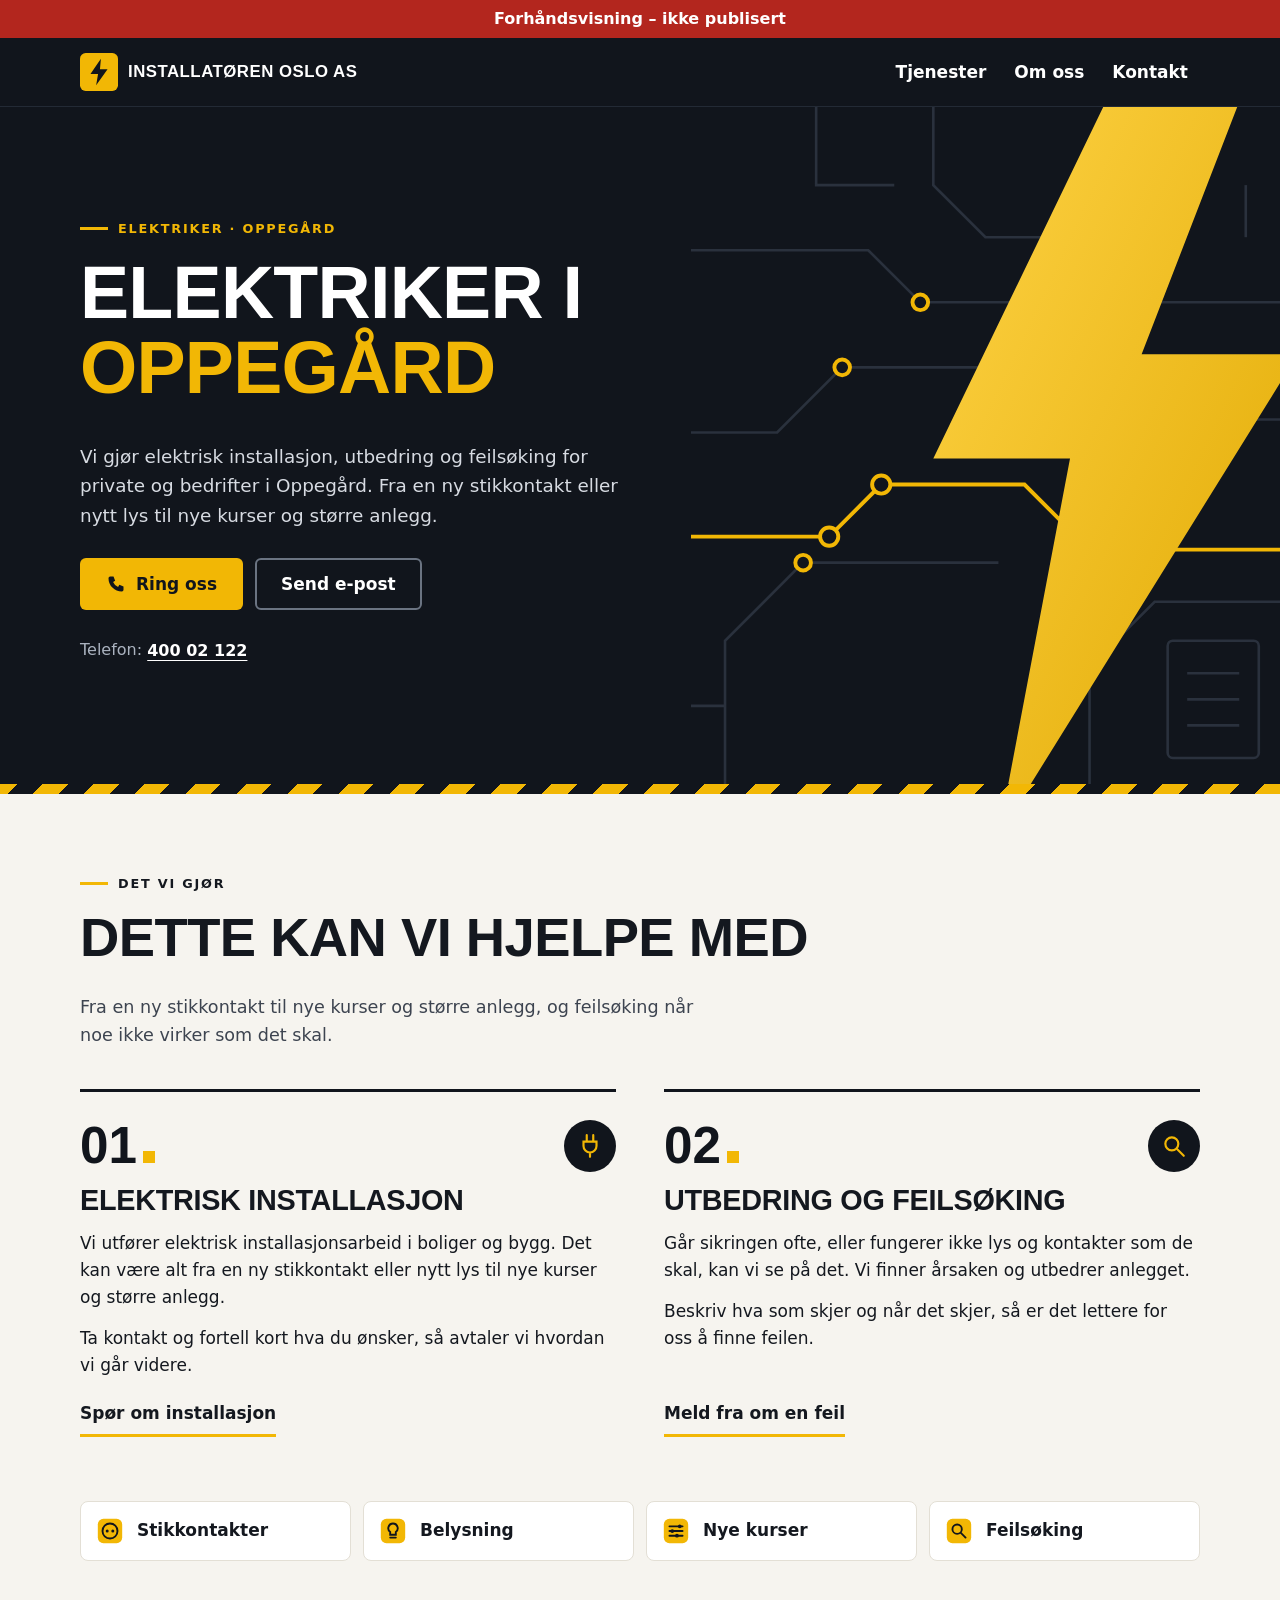
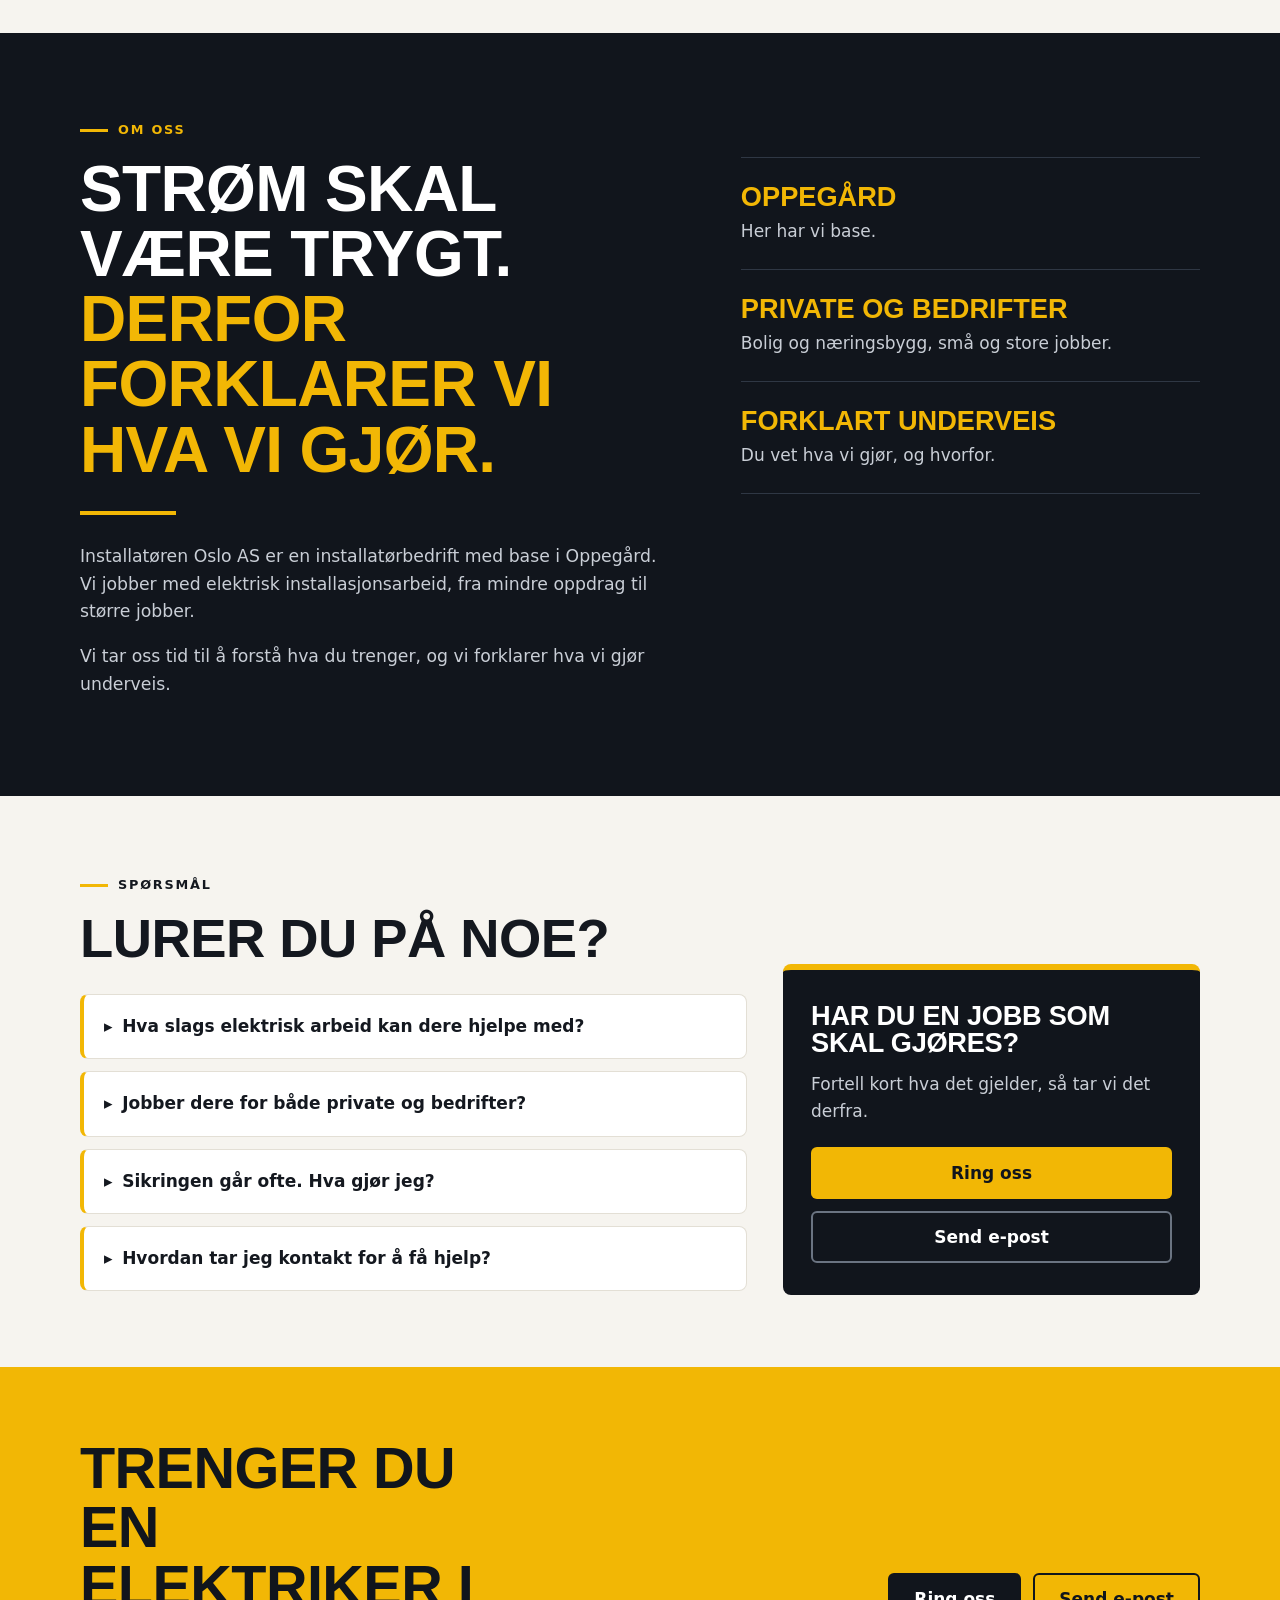
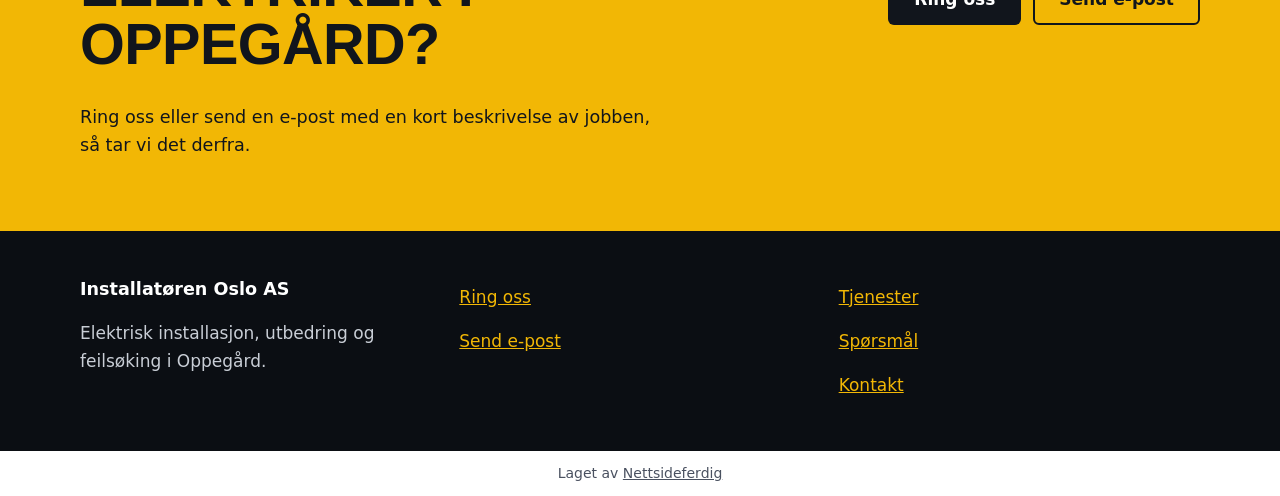
<file: index.html>
<!doctype html>
<html lang="nb">
<head>
<meta charset="utf-8">
<meta name="viewport" content="width=device-width, initial-scale=1">
<title>Elektriker i Oppegård | Installatøren Oslo AS</title>
<meta name="description" content="Installatøren Oslo AS utfører elektrisk installasjonsarbeid for private og bedrifter. Vi holder til i Oppegård. Ta kontakt for en prat om jobben.">
<link rel="canonical" href="https://andersmathisen7-design.github.io/side-installatoren-oslo-as-e57270ca/">
<meta property="og:type" content="website">
<meta property="og:locale" content="nb_NO">
<meta property="og:site_name" content="Installatøren Oslo AS">
<meta property="og:title" content="Elektriker i Oppegård | Installatøren Oslo AS">
<meta property="og:description" content="Installatøren Oslo AS utfører elektrisk installasjonsarbeid for private og bedrifter. Vi holder til i Oppegård. Ta kontakt for en prat om jobben.">
<meta property="og:url" content="https://andersmathisen7-design.github.io/side-installatoren-oslo-as-e57270ca/">
<meta http-equiv="Content-Security-Policy" content="default-src 'none'; style-src 'self'; img-src 'self'; manifest-src 'self'; worker-src 'self'; script-src 'self'">
<link rel="stylesheet" href="./style.css">
<meta name="theme-color" content="#f2b705">
<link rel="manifest" href="./manifest.webmanifest">
<link rel="icon" href="./icon.svg" type="image/svg+xml">
<script src="./pwa.js" defer></script>
<meta name="robots" content="noindex,nofollow">
<script type="application/ld+json">{"@context":"https://schema.org","@type":"Electrician","name":"Installatøren Oslo AS","description":"Installatøren Oslo AS utfører elektrisk installasjonsarbeid for private og bedrifter. Vi holder til i Oppegård. Ta kontakt for en prat om jobben.","email":"post@installatoren.as","areaServed":"Oppegård","url":"https://andersmathisen7-design.github.io/side-installatoren-oslo-as-e57270ca","telephone":"400 02 122"}</script>
</head>
<body>
<div class="forhandsstripe">Forhåndsvisning – ikke publisert</div>
<header class="topp"><div class="wrap"><a class="logo" href="./"><svg viewBox="0 0 40 40" aria-hidden="true"><rect width="40" height="40" rx="6" fill="#f2b705"/><path d="M22 6 11 22h8l-2 12 12-17h-8z" fill="#11151c"/></svg><span>Installatøren Oslo AS</span></a><nav aria-label="Hovedmeny"><ul><li><a class="skjul-mobil" href="./#tjenester">Tjenester</a></li><li><a class="skjul-mobil" href="./#om">Om oss</a></li><li><a href="./#kontakt">Kontakt</a></li></ul></nav></div></header>
<main>
<section class="hero"><div class="wrap"><div class="tekst"><span class="etikett">Elektriker · Oppegård</span><h1>Elektriker i <span>Oppegård</span></h1><p>Vi gjør elektrisk installasjon, utbedring og feilsøking for private og bedrifter i Oppegård. Fra en ny stikkontakt eller nytt lys til nye kurser og større anlegg.</p><div class="handlinger"><a class="knapp knapp-gul" href="tel:40002122"><svg viewBox="0 0 24 24" aria-hidden="true"><path d="M5 3h4l2 5-2.5 1.5a11 11 0 0 0 6 6L16 13l5 2v4a2 2 0 0 1-2 2A16 16 0 0 1 3 5a2 2 0 0 1 2-2z" fill="#11151c"/></svg>Ring oss</a><a class="knapp knapp-linje" href="mailto:post@installatoren.as">Send e-post</a></div><p class="tlf">Telefon: <a href="tel:40002122">400 02 122</a></p></div></div><div class="krets" aria-hidden="true"><svg viewBox="0 0 480 520" preserveAspectRatio="xMidYMid slice"><defs><linearGradient id="lyn" x1="0" y1="0" x2="1" y2="1"><stop offset="0" stop-color="#ffd447"/><stop offset="1" stop-color="#e0a800"/></linearGradient></defs><g fill="none" stroke="#2a313d" stroke-width="2"><path d="M0 110h150l40 40h290"/><path d="M0 250h80l50-50h110l40 40h200"/><path d="M40 520V410l60-60h150"/><path d="M200 0v60l40 40h120l40-40V0"/><path d="M320 520v-90l50-50h110"/></g><g class="detalj" fill="none" stroke="#2a313d" stroke-width="2"><path d="M110 0v60h60"/><path d="M0 460h40"/><path d="M440 60v40"/><rect x="380" y="410" width="70" height="90" rx="4"/><path d="M395 435h40M395 455h40M395 475h40"/></g><path d="M0 330h120l40-40h110l50 50h160" fill="none" stroke="#f2b705" stroke-width="3"/><path d="M345-30 200 270h105L250 560 480 190H360l85-220z" fill="url(#lyn)"/><g fill="#11151c" stroke="#f2b705" stroke-width="3"><circle cx="120" cy="330" r="7"/><circle cx="160" cy="290" r="7"/><circle cx="190" cy="150" r="6"/><circle cx="130" cy="200" r="6"/><circle cx="100" cy="350" r="6"/></g></svg></div></section><div class="stripe" aria-hidden="true"></div><section class="seksjon" id="tjenester"><div class="wrap"><span class="etikett etikett-mork">Det vi gjør</span><h2>Dette kan vi hjelpe med</h2><p class="ingress">Fra en ny stikkontakt til nye kurser og større anlegg, og feilsøking når noe ikke virker som det skal.</p><ol class="tjenester"><li class="tjeneste"><div class="topplinje"><span class="nr" aria-hidden="true">01</span><span class="ikon" aria-hidden="true"><svg viewBox="0 0 24 24"><path d="M9 2v6M15 2v6M6 8h12v4a6 6 0 0 1-12 0zM12 18v4" fill="none" stroke="#f2b705" stroke-width="2" stroke-linecap="round"/></svg></span></div><h3>Elektrisk installasjon</h3><p>Vi utfører elektrisk installasjonsarbeid i boliger og bygg. Det kan være alt fra en ny stikkontakt eller nytt lys til nye kurser og større anlegg.</p><p>Ta kontakt og fortell kort hva du ønsker, så avtaler vi hvordan vi går videre.</p><a class="lenke" href="#kontakt">Spør om installasjon</a></li><li class="tjeneste"><div class="topplinje"><span class="nr" aria-hidden="true">02</span><span class="ikon" aria-hidden="true"><svg viewBox="0 0 24 24"><circle cx="10" cy="10" r="6" fill="none" stroke="#f2b705" stroke-width="2"/><path d="m15 15 6 6" stroke="#f2b705" stroke-width="2" stroke-linecap="round"/></svg></span></div><h3>Utbedring og feilsøking</h3><p>Går sikringen ofte, eller fungerer ikke lys og kontakter som de skal, kan vi se på det. Vi finner årsaken og utbedrer anlegget.</p><p>Beskriv hva som skjer og når det skjer, så er det lettere for oss å finne feilen.</p><a class="lenke" href="#kontakt">Meld fra om en feil</a></li></ol><ul class="jobber" aria-label="Vanlige oppdrag"><li><svg viewBox="0 0 32 32" aria-hidden="true"><rect x="3" y="3" width="26" height="26" rx="6" fill="#f2b705"/><circle cx="16" cy="16" r="8" fill="none" stroke="#11151c" stroke-width="2"/><circle cx="13" cy="16" r="1.6" fill="#11151c"/><circle cx="19" cy="16" r="1.6" fill="#11151c"/></svg>Stikkontakter</li><li><svg viewBox="0 0 32 32" aria-hidden="true"><rect x="3" y="3" width="26" height="26" rx="6" fill="#f2b705"/><path d="M16 8a5 5 0 0 0-3 9v3h6v-3a5 5 0 0 0-3-9zM13 23h6" fill="none" stroke="#11151c" stroke-width="2" stroke-linecap="round"/></svg>Belysning</li><li><svg viewBox="0 0 32 32" aria-hidden="true"><rect x="3" y="3" width="26" height="26" rx="6" fill="#f2b705"/><path d="M9 11h14M9 16h14M9 21h14" stroke="#11151c" stroke-width="2" stroke-linecap="round"/><circle cx="20" cy="11" r="2" fill="#11151c"/><circle cx="12" cy="16" r="2" fill="#11151c"/><circle cx="17" cy="21" r="2" fill="#11151c"/></svg>Nye kurser</li><li><svg viewBox="0 0 32 32" aria-hidden="true"><rect x="3" y="3" width="26" height="26" rx="6" fill="#f2b705"/><circle cx="14" cy="14" r="5" fill="none" stroke="#11151c" stroke-width="2"/><path d="m18 18 5 5" stroke="#11151c" stroke-width="2" stroke-linecap="round"/></svg>Feilsøking</li></ul></div></section><section class="om" id="om"><div class="wrap"><div><span class="etikett">Om oss</span><h2 class="stor">Strøm skal være trygt. <span>Derfor forklarer vi hva vi gjør.</span></h2><hr class="skille"><div class="tekst"><p>Installatøren Oslo AS er en installatørbedrift med base i Oppegård. Vi jobber med elektrisk installasjonsarbeid, fra mindre oppdrag til større jobber.</p><p>Vi tar oss tid til å forstå hva du trenger, og vi forklarer hva vi gjør underveis.</p></div></div><ul class="fakta"><li><strong>Oppegård</strong><span>Her har vi base.</span></li><li><strong>Private og bedrifter</strong><span>Bolig og næringsbygg, små og store jobber.</span></li><li><strong>Forklart underveis</strong><span>Du vet hva vi gjør, og hvorfor.</span></li></ul></div></section><section class="seksjon sporsmal" id="sporsmal"><div class="wrap"><div><span class="etikett etikett-mork">Spørsmål</span><h2>Lurer du på noe?</h2><div class="faq"><details><summary>Hva slags elektrisk arbeid kan dere hjelpe med?</summary><p>Vi gjør elektrisk installasjon i boliger og næringsbygg, fra stikkontakter og lys til nye kurser og større anlegg. Vi utbedrer også eksisterende anlegg og finner feil.</p></details><details><summary>Jobber dere for både private og bedrifter?</summary><p>Ja. Vi tar oppdrag for privatpersoner og for bedrifter, i bolig og næringsbygg.</p></details><details><summary>Sikringen går ofte. Hva gjør jeg?</summary><p>Det kan ha flere årsaker, for eksempel for mye på samme kurs eller en feil i anlegget. Ta kontakt og fortell når det skjer, så ser vi på det.</p></details><details><summary>Hvordan tar jeg kontakt for å få hjelp?</summary><p>Ring oss eller send en e-post med en kort beskrivelse av jobben. Kontaktinformasjonen står både øverst og nederst på siden.</p></details></div></div><aside class="kontaktboks" aria-label="Kontakt oss"><h3>Har du en jobb som skal gjøres?</h3><p>Fortell kort hva det gjelder, så tar vi det derfra.</p><div class="handlinger"><a class="knapp knapp-gul" href="tel:40002122">Ring oss</a><a class="knapp knapp-linje" href="mailto:post@installatoren.as">Send e-post</a></div></aside></div></section><section class="kontakt" id="kontakt"><div class="wrap"><div><h2>Trenger du en elektriker i Oppegård?</h2><p>Ring oss eller send en e-post med en kort beskrivelse av jobben, så tar vi det derfra.</p></div><div class="handlinger"><a class="knapp knapp-mork" href="tel:40002122">Ring oss</a><a class="knapp knapp-mork-linje" href="mailto:post@installatoren.as">Send e-post</a></div></div></section>
</main>
<footer class="bunn"><div class="wrap"><div><strong>Installatøren Oslo AS</strong><p>Elektrisk installasjon, utbedring og feilsøking i Oppegård.</p></div><address><a href="tel:40002122">Ring oss</a><br><a href="mailto:post@installatoren.as">Send e-post</a></address><nav aria-label="Bunnmeny"><a href="./#tjenester">Tjenester</a><br><a href="./#sporsmal">Spørsmål</a><br><a href="./#kontakt">Kontakt</a></nav></div></footer>
<p class="nf-byra">Laget av <a href="https://nettsideferdig.no/">Nettsideferdig</a></p>
</body>
</html>
</file>
<file: style.css>
/* Fast fra Sidefabrikken: bestillingswidgeten. */
:root { --nf-farge: #f2b705; }
#nf-bestill [hidden] { display: none !important; }
#nf-bestill button { font: inherit; padding: 0.5rem 0.9rem; margin: 0.2rem; border: 1px solid var(--nf-farge); border-radius: 6px; background: #fff; color: var(--nf-farge); cursor: pointer; }
#nf-bestill button:disabled { opacity: 0.6; }
#nf-bestill .nf-knapp { background: var(--nf-farge); color: #fff; }
#nf-bestill .nf-tjeneste { display: block; width: 100%; text-align: left; }
#nf-bestill .nf-tjeneste small, #nf-bestill .nf-vare small { display: block; color: #555; }
#nf-bestill .nf-felt { display: block; margin: 0.5rem 0; }
#nf-bestill input, #nf-bestill select, #nf-bestill textarea { font: inherit; padding: 0.4rem; border: 1px solid #c5cad3; border-radius: 4px; display: block; width: 100%; max-width: 24rem; }
#nf-bestill input[type="checkbox"], #nf-bestill input[type="radio"] { display: inline-block; width: auto; margin: 0 0.4rem 0 0; vertical-align: middle; }
#nf-bestill .nf-rad { display: flex; flex-wrap: wrap; gap: 0.5rem; }
#nf-bestill .nf-vare { padding: 0.4rem 0; border-bottom: 1px solid #e3e6eb; }
#nf-bestill .nf-feil, #nf-bestill .nf-utsolgt { color: #b3261e; }
#nf-bestill .nf-test { background: #fff4e5; padding: 0.4rem 0.8rem; border-radius: 6px; }
#nf-bestill .nf-oppsummering { font-weight: 600; }
#nf-bestill .nf-faner { display: flex; flex-wrap: wrap; gap: 0.25rem; margin: 0.5rem 0 1rem; }
#nf-bestill .nf-fane.nf-valgt, #nf-bestill .nf-dag.nf-valgt { background: var(--nf-farge); color: #fff; }
#nf-bestill .nf-adresse { position: relative; max-width: 24rem; }
#nf-bestill .nf-forslag { position: absolute; top: 100%; left: 0; right: 0; z-index: 10; max-height: 15rem; overflow-y: auto; background: #fff; border: 1px solid #c5cad3; border-radius: 4px; box-shadow: 0 4px 12px rgba(0, 0, 0, 0.15); }
#nf-bestill .nf-forslag button { display: block; width: 100%; margin: 0; border: 0; border-radius: 0; padding: 0.5rem 0.75rem; text-align: left; color: inherit; }
#nf-bestill .nf-forslag button:hover, #nf-bestill .nf-forslag button:focus { background: #f4f7fb; }
#nf-bestill .nf-dager { display: flex; flex-wrap: wrap; gap: 0.25rem; margin: 0.5rem 0; }
#nf-bestill .nf-dag.nf-full { text-decoration: line-through; color: #777; border-color: #c5cad3; }
#nf-bestill .nf-tillegg { margin: 0.5rem 0; }
#nf-bestill .nf-sporsmal { margin: 0.8rem 0; }
#nf-bestill .nf-hjelp { display: block; font-size: 0.875rem; color: #666; margin: 0.15rem 0 0.25rem; }
#nf-bestill .nf-sum { font-weight: 700; font-size: 1.15rem; }
#nf-bestill .nf-ja-nei { display: flex; gap: 1.5rem; margin-top: 0.25rem; }
.prisliste table { border-collapse: collapse; width: 100%; max-width: 36rem; }
.prisliste th, .prisliste td { text-align: left; padding: 0.4rem 0.6rem 0.4rem 0; border-bottom: 1px solid #e3e6eb; vertical-align: top; }
.prisliste td:last-child, .prisliste th:last-child { text-align: right; white-space: nowrap; padding-right: 0; }
.prisliste small { color: #555; }
.prisliste .prisinfo { font-size: 0.875rem; color: #555; }

main > section.melding, main > section.bestill { box-sizing: border-box; max-width: 42rem; margin: 0 auto; padding: 2.5rem 1.25rem 3.5rem; }
.nf-skjema .nf-felt { display: block; margin: 0.75rem 0; }
.nf-skjema label, .nf-skjema legend { display: block; font-weight: 600; }
.nf-skjema fieldset { border: 0; padding: 0; margin: 0.75rem 0; min-width: 0; }
.nf-skjema fieldset label { font-weight: 400; }
.nf-skjema input, .nf-skjema textarea { font: inherit; padding: 0.5rem; border: 1px solid #c5cad3; border-radius: 4px; display: block; width: 100%; max-width: 32rem; }
.nf-skjema input[type="radio"] { display: inline-block; width: auto; margin: 0 0.4rem 0 0; vertical-align: middle; }
.nf-skjema input:focus, .nf-skjema textarea:focus { outline: 2px solid var(--nf-farge); outline-offset: 1px; }
.nf-skjema button { font: inherit; font-weight: 600; border: 0; cursor: pointer; padding: 0.85rem 1.5rem; border-radius: 6px; background: var(--nf-farge); color: #fff; min-height: 44px; }
.nf-skjema .nf-info { font-size: 0.875rem; color: #555; }

/* Designet */
*{box-sizing:border-box}html{-webkit-text-size-adjust:100%}body{margin:0;font-family:system-ui,-apple-system,"Segoe UI",Roboto,Helvetica,Arial,sans-serif;font-size:17px;line-height:1.6;color:#14181f;background:#f6f4ef}a{color:#14181f}a:focus-visible,summary:focus-visible{outline:3px solid #f2b705;outline-offset:3px}h1,h2,h3,.logo,.nr,.fakta strong{font-family:Bahnschrift,"DIN Alternate","DIN Condensed","Arial Narrow","Helvetica Neue",Arial,sans-serif;font-stretch:condensed}h1,h2,h3{font-weight:800;line-height:1.02;margin:0 0 .5em;letter-spacing:-.01em;text-transform:uppercase}.wrap{max-width:1160px;margin:0 auto;padding:0 20px}.topp{background:#11151c;color:#fff;border-bottom:1px solid #232a35;position:relative;z-index:2}.topp .wrap{display:flex;align-items:center;justify-content:space-between;gap:16px;min-height:68px}.logo{display:flex;align-items:center;gap:10px;color:#fff;text-decoration:none;font-weight:800;font-size:1.05rem;letter-spacing:.03em;text-transform:uppercase}.logo svg{width:38px;height:38px;flex:none}.topp nav ul{list-style:none;margin:0;padding:0;display:flex;gap:4px}.topp nav a{color:#fff;text-decoration:none;display:inline-flex;align-items:center;min-height:44px;padding:0 12px;border-radius:6px;font-weight:600}.topp nav a:hover{background:#252b36}.topp nav .skjul-mobil{display:none}.knapp{display:inline-flex;align-items:center;justify-content:center;gap:10px;min-height:52px;padding:0 24px;border-radius:6px;font-weight:700;text-decoration:none;border:2px solid transparent}.knapp svg{width:20px;height:20px;flex:none}.knapp-gul{background:#f2b705;color:#11151c}.knapp-gul:hover{background:#ffc928}.knapp-linje{border-color:#6b7482;color:#fff}.knapp-linje:hover{border-color:#fff}.hero{background:#11151c;color:#fff;position:relative;overflow:hidden}.hero .wrap{position:relative;z-index:1;padding-top:48px;padding-bottom:36px}.etikett{display:inline-flex;align-items:center;gap:10px;font-size:.8rem;font-weight:700;letter-spacing:.14em;text-transform:uppercase;color:#f2b705;margin-bottom:16px}.etikett:before{content:"";width:28px;height:3px;background:#f2b705}.etikett-mork{color:#14181f}.hero h1{font-size:clamp(2.3rem,7vw,4.6rem);max-width:14ch}.hero h1 span{color:#f2b705;display:block}.hero p{font-size:1.15rem;color:#d7dbe2;max-width:46ch;margin:0 0 28px}.handlinger{display:flex;flex-wrap:wrap;gap:12px}.hero .tlf{margin:18px 0 0;font-size:1rem;color:#aab2bf}.tlf a{color:#fff;font-weight:700;display:inline-flex;align-items:center;min-height:44px;text-underline-offset:4px}.krets{display:block;height:200px}.krets svg{width:100%;height:100%;display:block}.krets .detalj{display:none}.stripe{height:10px;background:repeating-linear-gradient(-45deg,#f2b705 0 18px,#11151c 18px 36px)}.seksjon{padding:72px 0}.seksjon h2{font-size:clamp(2.1rem,7vw,3.4rem)}.ingress{max-width:58ch;color:#3d4450;font-size:1.1rem;margin:0}.tjenester{list-style:none;margin:40px 0 0;padding:0;display:grid;border-top:3px solid #11151c}.tjeneste{display:flex;flex-direction:column;padding:28px 0;border-bottom:1px solid #d9d4c7}.topplinje{display:flex;align-items:center;gap:16px;margin-bottom:14px}.nr{font-weight:800;font-size:3.2rem;line-height:1;color:#11151c}.nr:after{content:"";display:inline-block;width:12px;height:12px;background:#f2b705;margin-left:6px}.tjeneste .ikon{width:52px;height:52px;border-radius:50%;background:#11151c;display:grid;place-items:center;margin-left:auto}.tjeneste .ikon svg{width:26px;height:26px}.tjeneste h3{font-size:1.8rem}.tjeneste p{margin:0 0 .8em;max-width:56ch}.tjeneste .lenke{margin-top:auto;display:inline-flex;align-items:center;gap:8px;min-height:44px;font-weight:700;text-decoration:none;border-bottom:3px solid #f2b705;align-self:flex-start}.tjeneste .lenke:hover{border-color:#11151c}.jobber{list-style:none;margin:36px 0 0;padding:0;display:grid;grid-template-columns:1fr 1fr;gap:12px}.jobber li{display:flex;align-items:center;gap:12px;background:#fff;border:1px solid #e3dfd5;border-radius:8px;padding:14px;font-weight:700}.jobber svg{width:30px;height:30px;flex:none}.om{background:#11151c;color:#fff;padding:80px 0}.om .wrap{display:grid;gap:40px}.om .stor{font-size:clamp(2.2rem,8vw,4rem);max-width:15ch;margin:0 0 28px}.om .stor span{color:#f2b705}.skille{height:4px;width:96px;background:#f2b705;border:0;margin:0 0 28px}.om .tekst p{color:#c9ced6;max-width:58ch;margin:0 0 1em;font-size:1.08rem}.fakta{list-style:none;margin:0;padding:0;border-top:1px solid #2f3744}.fakta li{padding:24px 0;border-bottom:1px solid #2f3744}.fakta strong{display:block;font-weight:800;text-transform:uppercase;font-size:1.7rem;color:#f2b705;line-height:1.1;margin-bottom:6px}.fakta span{color:#c9ced6}.sporsmal .wrap{display:grid;gap:36px}.faq{display:grid;gap:12px;margin-top:8px}.faq details{background:#fff;border-radius:8px;border:1px solid #e3dfd5;border-left:4px solid #f2b705}.faq summary{cursor:pointer;padding:18px 20px;font-weight:700;min-height:44px;display:flex;gap:.6rem;align-items:flex-start;list-style:none}.faq summary::-webkit-details-marker{display:none}.faq summary:before{content:"▸";flex:none;transition:transform .15s}.faq details[open] summary:before{transform:rotate(90deg)}.faq details p{margin:0;padding:0 20px 18px calc(20px + 1.2rem);color:#3d4450;max-width:60ch}.kontaktboks{background:#11151c;color:#fff;border-radius:8px;padding:32px 28px;align-self:start;border-top:6px solid #f2b705}.kontaktboks h3{font-size:1.7rem}.kontaktboks p{color:#c9ced6;margin:0 0 22px}.kontaktboks .handlinger{flex-direction:column}.kontaktboks .knapp{width:100%}.kontakt{background:#f2b705;color:#11151c;padding:72px 0}.kontakt .wrap{display:grid;gap:24px}.kontakt h2{font-size:clamp(2.2rem,8vw,3.6rem);max-width:14ch}.kontakt p{max-width:52ch;margin:0;font-size:1.1rem}.knapp-mork{background:#11151c;color:#fff}.knapp-mork:hover{background:#2a313d}.knapp-mork-linje{border-color:#11151c;color:#11151c}.knapp-mork-linje:hover{background:#11151c;color:#fff}.bunn{background:#0b0e13;color:#c9ced6;padding:44px 0}.bunn .wrap{display:grid;gap:18px}.bunn strong{color:#fff;font-size:1.1rem}.bunn a{color:#f2b705;display:inline-flex;align-items:center;min-height:44px}.bunn address{font-style:normal}section.melding{padding:56px 20px;max-width:720px;margin:0 auto}.nf-skjema{background:#fff;border-radius:8px;padding:28px;border-top:6px solid #f2b705;display:grid;gap:16px}.nf-skjema label{font-weight:700;display:block;margin-bottom:6px}.nf-skjema input,.nf-skjema textarea{width:100%;font:inherit;padding:12px 14px;border:2px solid #d5d0c4;border-radius:6px;background:#fff;color:#14181f}.nf-skjema input:focus,.nf-skjema textarea:focus{outline:none;border-color:#f2b705}.nf-skjema button.knapp{background:#11151c;color:#fff;font:inherit;font-weight:700;cursor:pointer;border:0}@media (min-width:760px){.topp nav .skjul-mobil{display:inline-flex}.hero .wrap{padding-top:104px;padding-bottom:112px}.hero .tekst{max-width:52%}.krets{position:absolute;top:0;right:0;bottom:0;width:46%;height:auto}.krets .detalj{display:inline}.tjenester{grid-template-columns:1fr 1fr;gap:48px;border-top:0}.tjeneste{border-top:3px solid #11151c;border-bottom:0}.jobber{grid-template-columns:repeat(4,1fr)}.om .wrap{grid-template-columns:1.3fr 1fr;gap:64px;align-items:start}.om .fakta{margin-top:44px}.sporsmal .wrap{grid-template-columns:1.6fr 1fr;align-items:start}.kontaktboks{margin-top:96px}.kontakt .wrap{grid-template-columns:1.3fr 1fr;align-items:center}.kontakt .handlinger{justify-content:flex-end}.bunn .wrap{grid-template-columns:repeat(3,1fr)}}

/* Fast fra Sidefabrikken */
.forhandsstripe { display: block !important; position: relative !important; z-index: 2147483647 !important; background: #b3261e !important; color: #fff !important; text-align: center !important; padding: 0.5rem 1rem !important; font: 600 1rem/1.4 system-ui, sans-serif !important; visibility: visible !important; opacity: 1 !important; max-height: none !important; height: auto !important; min-height: 0 !important; overflow: visible !important; margin: 0 !important; top: auto !important; left: auto !important; right: auto !important; bottom: auto !important; width: auto !important; transform: none !important; clip-path: none !important; filter: none !important; text-indent: 0 !important; font-size: 1rem !important; }
.nf-byra { display: block !important; position: static !important; inset: auto !important; z-index: auto !important; background: #fff !important; color: #4a5160 !important; text-align: center !important; padding: 0.75rem 1rem !important; margin: 0 !important; width: auto !important; max-width: none !important; height: auto !important; min-height: 0 !important; max-height: none !important; overflow: visible !important; visibility: visible !important; opacity: 1 !important; transform: none !important; clip-path: none !important; filter: none !important; font: 400 0.875rem/1.5 system-ui, sans-serif !important; letter-spacing: normal !important; text-indent: 0 !important; text-transform: none !important; }
.nf-byra a { display: inline !important; position: static !important; color: inherit !important; text-decoration: underline !important; font: inherit !important; visibility: visible !important; opacity: 1 !important; pointer-events: auto !important; }
.nf-felle { display: none !important; position: absolute !important; left: -10000px !important; width: 1px !important; height: 1px !important; overflow: hidden !important; }
</file>
